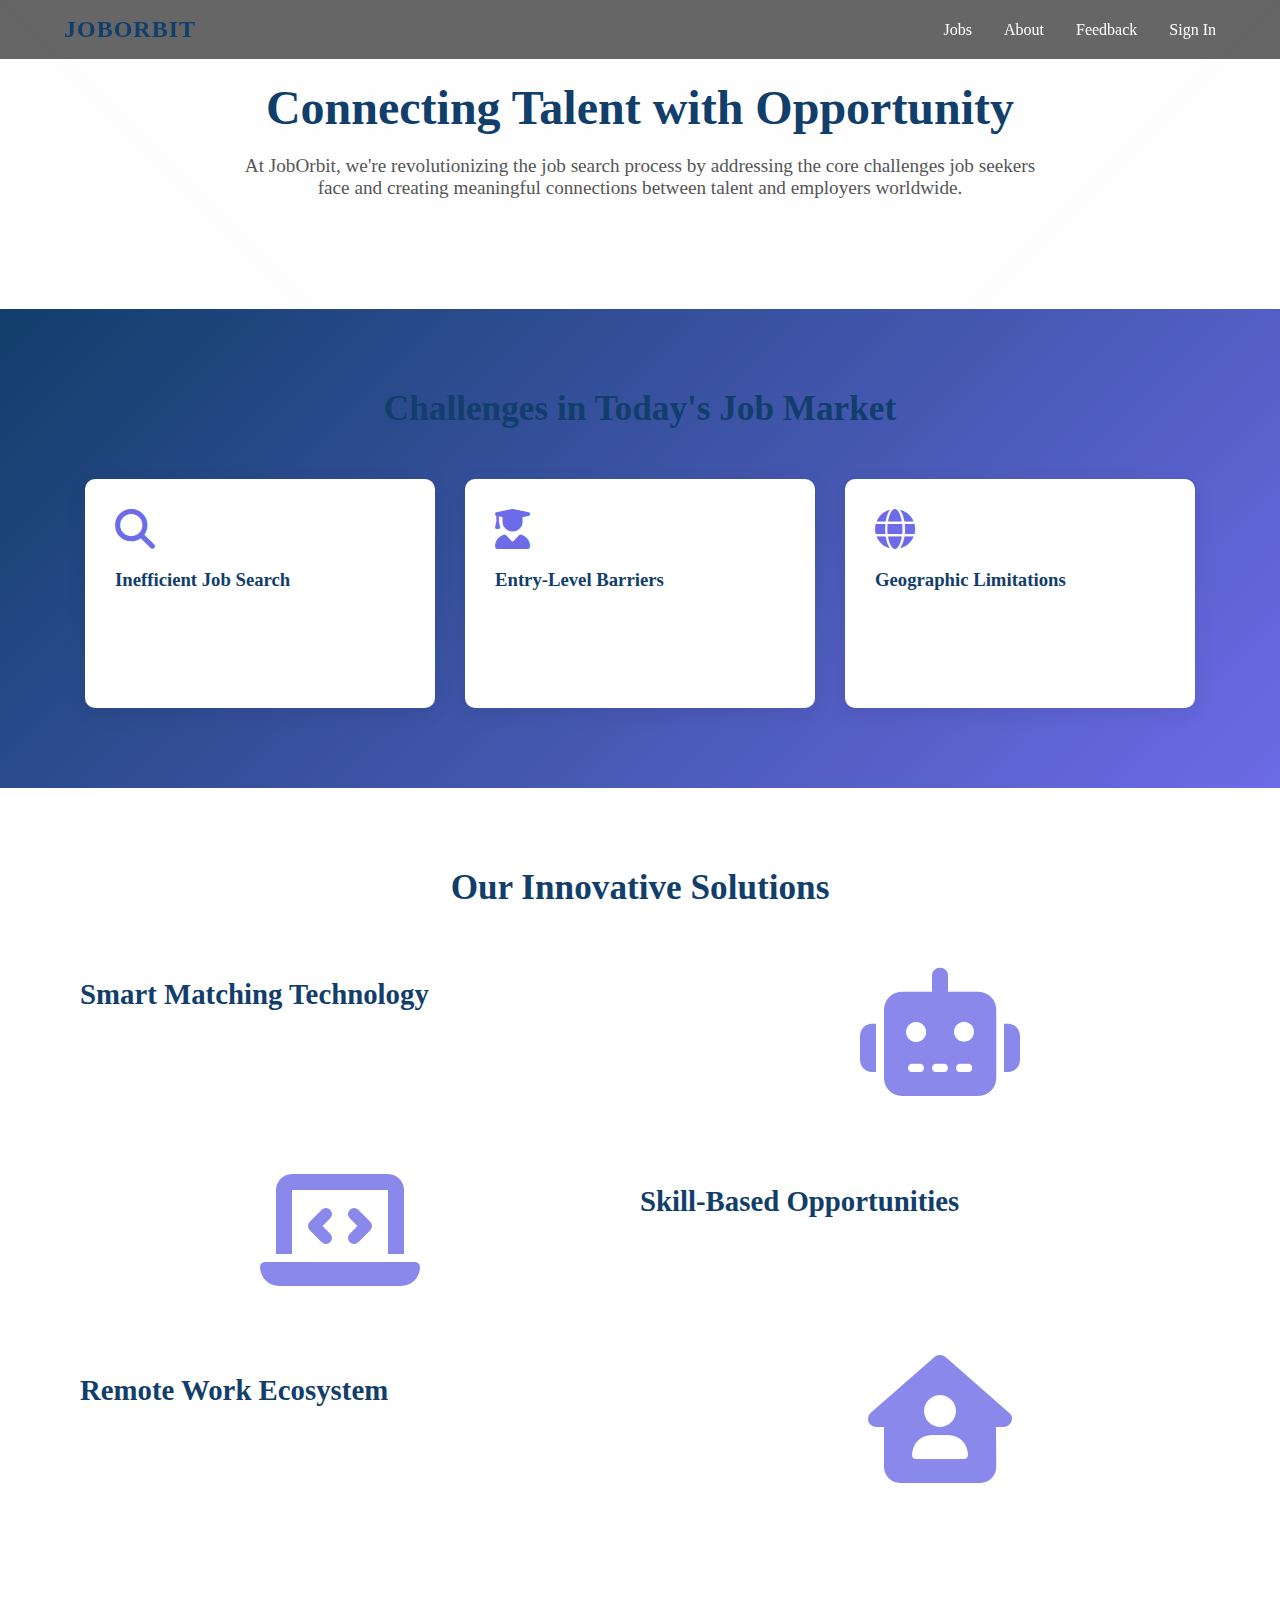
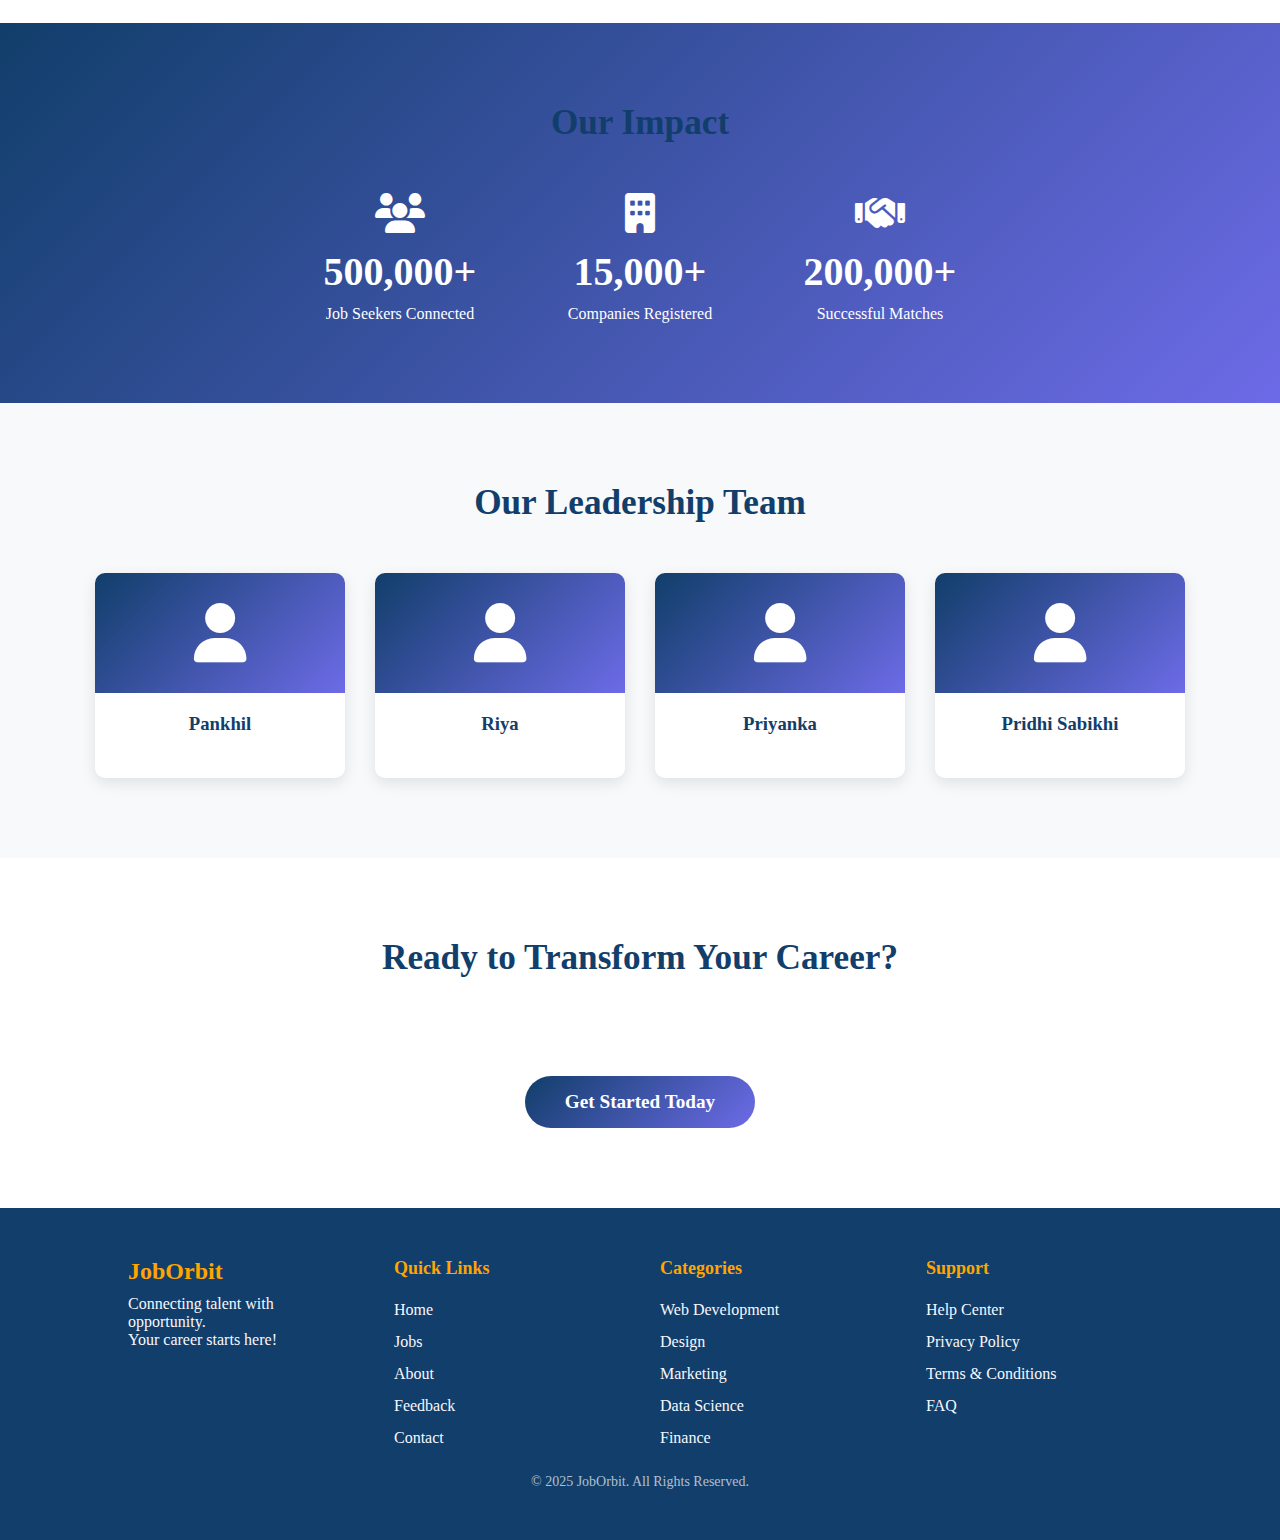
<file: about.html>
<!DOCTYPE html>
  <html lang="en">
  <head>
    <meta charset="UTF-8">
    <meta name="viewport" content="width=device-width, initial-scale=1.0">
    <title>JobOrbit</title>
    <link rel="stylesheet" href="about.css">
           <link rel="icon" href="./JOBORBITlogo.jpg.png" type="image/jpg">
    <link rel="stylesheet" href="https://cdnjs.cloudflare.com/ajax/libs/font-awesome/6.4.0/css/all.min.css">

  </head>
  <body>
  <!-- Navbar -->
    <nav>
      <div class="logo">JOBORBIT</div>
      <ul>
        <li><a href="./homepage.html">Jobs</a></li>
        <li><a href="./about.html">About</a></li>
        <li><a href="./feedback.html">Feedback</a></li>
        <li><a href="./signup.html">Sign In</a></li>
      </ul>
      <div class="hamburger" onclick="openMenu()">
        <span></span>
        <span></span>
        <span></span>
      </div>
    </nav>
  
    <!-- Overlay Menu -->
    <div class="overlay" id="overlayMenu">
      <span class="close-btn" onclick="closeMenu()">&times;</span>
      <a href="./index.html">Home</a>
      <a href="./homepage.html">Jobs</a>
      <a href="./about.html">About</a>
      <a href="./feedback.html">Feedback</a>
      <a href="./signup.html">Sign In</a>
    </div>

     <!-- Hero Section -->
    <section class="hero">
        <div class="container">
            <h1>Connecting Talent with Opportunity</h1>
            <p>At JobOrbit, we're revolutionizing the job search process by addressing the core challenges job seekers face and creating meaningful connections between talent and employers worldwide.</p>
        </div>
    </section>

    <!-- Problem Section -->
    <section class="problem-section">
        <div class="container">
            <h2 class="section-title">Challenges in Today's Job Market</h2>
            <div class="problem-cards">
                <div class="problem-card">
                    <i class="fas fa-search"></i>
                    <h3>Inefficient Job Search</h3>
                    <p>Job seekers often struggle to find relevant opportunities amidst countless listings, wasting time on applications that go unanswered.</p>
                </div>
                <div class="problem-card">
                    <i class="fas fa-user-graduate"></i>
                    <h3>Entry-Level Barriers</h3>
                    <p>Fresh graduates and career changers face the "experience required" paradox, making it difficult to start their professional journey.</p>
                </div>
                <div class="problem-card">
                    <i class="fas fa-globe"></i>
                    <h3>Geographic Limitations</h3>
                    <p>Talented individuals in remote areas often miss out on opportunities due to location constraints, limiting their career growth.</p>
                </div>
            </div>
        </div>
    </section>

    <!-- Solution Section -->
    <section class="solution-section">
        <div class="container">
            <h2 class="section-title">Our Innovative Solutions</h2>
            
            <div class="solution">
                <div class="solution-content">
                    <h3>Smart Matching Technology</h3>
                    <p>Our advanced AI algorithm matches candidates with opportunities that truly align with their skills, experience, and career aspirations. No more sifting through irrelevant listings.</p>
                </div>
                <div class="solution-image">
                    <i class="fas fa-robot"></i>
                </div>
            </div>
            
            <div class="solution">
                <div class="solution-image">
                    <i class="fas fa-laptop-code"></i>
                </div>
                <div class="solution-content">
                    <h3>Skill-Based Opportunities</h3>
                    <p>We've partnered with forward-thinking companies that value potential and skills over years of experience, creating more pathways for entry-level candidates.</p>
                </div>
            </div>
            
            <div class="solution">
                <div class="solution-content">
                    <h3>Remote Work Ecosystem</h3>
                    <p>Our platform specializes in connecting talent with remote opportunities, breaking down geographic barriers and creating a truly global job market.</p>
                </div>
                <div class="solution-image">
                    <i class="fas fa-house-user"></i>
                </div>
            </div>
        </div>
    </section>

    <!-- Stats Section -->
    <section class="stats-section">
        <div class="container">
            <h2 class="section-title">Our Impact</h2>
            <div class="stats-container">
                <div class="stat">
                    <i class="fas fa-users"></i>
                    <h3>500,000+</h3>
                    <p>Job Seekers Connected</p>
                </div>
                <div class="stat">
                    <i class="fas fa-building"></i>
                    <h3>15,000+</h3>
                    <p>Companies Registered</p>
                </div>
                <div class="stat">
                    <i class="fas fa-handshake"></i>
                    <h3>200,000+</h3>
                    <p>Successful Matches</p>
                </div>
                
            </div>
        </div>
    </section>

    <!-- Team Section -->
    <section class="team-section">
        <div class="container">
            <h2 class="section-title">Our Leadership Team</h2>
            <div class="team-members">
                <div class="team-member">
                    <div class="member-img">
                        <i class="fas fa-user"></i>
                    </div>
                    <div class="member-info">
                        <h3>Pankhil</h3>
                        <p>CEO & Founder</p>
                    </div>
                </div>
                <div class="team-member">
                    <div class="member-img">
                        <i class="fas fa-user"></i>
                    </div>
                    <div class="member-info">
                        <h3>Riya</h3>
                        <p>CTO</p>
                    </div>
                </div>
                <div class="team-member">
                    <div class="member-img">
                        <i class="fas fa-user"></i>
                    </div>
                    <div class="member-info">
                        <h3>Priyanka</h3>
                        <p>Head of Partnerships</p>
                    </div>
                    
                </div>

                 <div class="team-member">
                    <div class="member-img">
                        <i class="fas fa-user"></i>
                    </div>
                    <div class="member-info">
                        <h3>Pridhi Sabikhi</h3>
                        <p>Head of Partnerships</p>
                    </div>
                    
                </div>
                
            </div>
        </div>
    </section>

    <!-- CTA Section -->
    <section class="cta-section">
        <div class="container">
            <h2 class="section-title">Ready to Transform Your Career?</h2>
            <p>Join thousands of job seekers who have found their dream opportunities through CareerConnect</p>
            <a href="#" class="cta-button">Get Started Today</a>
        </div>
    </section>

<footer class="footer">
  <div class="footer-container">
    
    <!-- Logo & Tagline -->
    <div class="footer-section">
      <h2 class="footer-logo">JobOrbit</h2>
      <p>Connecting talent with opportunity. <br>Your career starts here!</p>
    </div>
    
    <!-- Quick Links -->
    <div class="footer-section">
      <h3>Quick Links</h3>
      <ul>
        <li><a href="#">Home</a></li>
        <li><a href="#">Jobs</a></li>
        <li><a href="./about.html">About</a></li>
        <li><a href="./feedback.html">Feedback</a></li>
        <li><a href="#">Contact</a></li>
      </ul>
    </div>
    
    <!-- Job Categories -->
    <div class="footer-section">
      <h3>Categories</h3>
      <ul>
        <li><a href="#">Web Development</a></li>
        <li><a href="#">Design</a></li>
        <li><a href="#">Marketing</a></li>
        <li><a href="#">Data Science</a></li>
        <li><a href="#">Finance</a></li>
      </ul>
    </div>
    
    <!-- Support -->
    <div class="footer-section">
      <h3>Support</h3>
      <ul>
        <li><a href="#">Help Center</a></li>
        <li><a href="#">Privacy Policy</a></li>
        <li><a href="#">Terms & Conditions</a></li>
        <li><a href="#">FAQ</a></li>
      </ul>
    </div>
  </div>

  
  <!-- Copyright -->
  <div class="footer-bottom">
    © 2025 JobOrbit. All Rights Reserved.
  </div>
</footer>

    
  <script src="./about.js">
      
  </script>
  </body>
  </html>
</file>
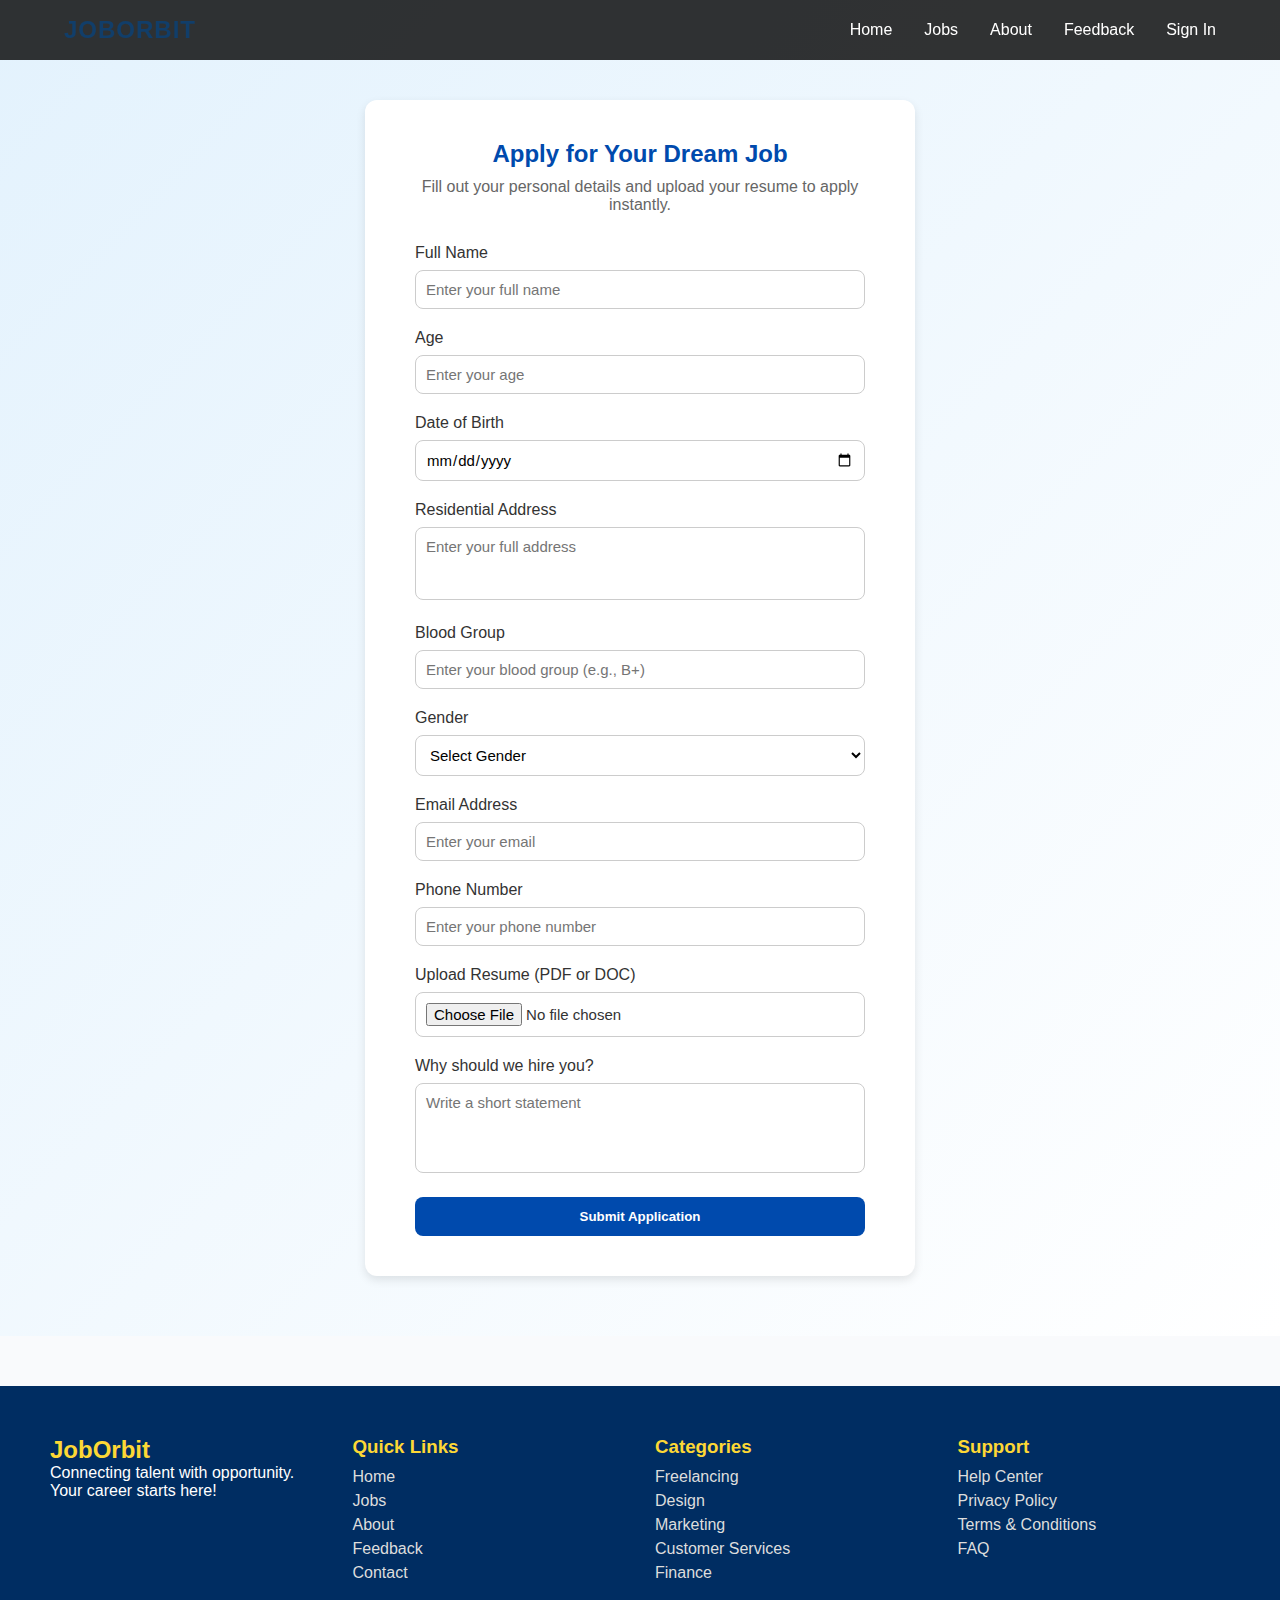
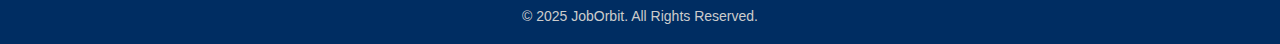
<file: applynow.html>
<!DOCTYPE html>
<html lang="en">
<head>
  <meta charset="UTF-8">
  <meta name="viewport" content="width=device-width, initial-scale=1.0">
  <title>Apply Now | JobOrbit</title>
  <link rel="stylesheet" href="applynow.css">
  <link rel="icon" href="./JOBORBITlogo.jpg.png" type="image/jpg">
</head>

<body>
  <!-- Navbar -->
  <nav>
    <div class="logo">JOBORBIT</div>
    <ul>
      <li><a href="./homepage.html">Home</a></li>
      <li><a href="./homepage.html#jobs">Jobs</a></li>
      <li><a href="./about.html">About</a></li>
      <li><a href="./feedback.html">Feedback</a></li>
      <li><a href="./signup.html">Sign In</a></li>
    </ul>
    <div class="hamburger" onclick="openMenu()">
      <span></span>
      <span></span>
      <span></span>
    </div>
  </nav>

  <!-- Apply Form Section -->
  <section class="apply-section">
    <div class="apply-container">
      <h2>Apply for Your Dream Job</h2>
      <p class="subtext">Fill out your personal details and upload your resume to apply instantly.</p>

      <form class="apply-form" id="applyForm">
    <label for="name">Full Name</label>
    <input type="text" id="name" placeholder="Enter your full name" required>

        <label for="age">Age</label>
        <input type="number" id="age" placeholder="Enter your age" required>

        <label for="dob">Date of Birth</label>
        <input type="date" id="dob" required>

        <label for="address">Residential Address</label>
        <textarea id="address" rows="3" placeholder="Enter your full address" required></textarea>

        <label for="bloodgroup">Blood Group</label>
        <input type="text" id="bloodgroup" placeholder="Enter your blood group (e.g., B+)" required>

        <label for="gender">Gender</label>
        <select id="gender" required>
          <option value="" disabled selected>Select Gender</option>
          <option value="Female">Female</option>
          <option value="Male">Male</option>
          <option value="Other">Other</option>
          <option value="Prefer not to say">Prefer not to say</option>
        </select>

        <label for="email">Email Address</label>
        <input type="email" id="email" placeholder="Enter your email" required>

        <label for="phone">Phone Number</label>
        <input type="tel" id="phone" placeholder="Enter your phone number" required>

        <label for="resume">Upload Resume (PDF or DOC)</label>
        <input type="file" id="resume" accept=".pdf, .doc, .docx" required>

        <label for="message">Why should we hire you?</label>
        <textarea id="message" rows="4" placeholder="Write a short statement"></textarea>

        <button type="submit" class="apply-btn">Submit Application</button>
      </form>
    </div>
  </section>

  <!-- Footer -->
  <footer class="footer">
    <div class="footer-container">
      <div class="footer-section">
        <h2 class="footer-logo">JobOrbit</h2>
        <p>Connecting talent with opportunity. <br>Your career starts here!</p>
      </div>

      <div class="footer-section">
        <h3>Quick Links</h3>
        <ul>
          <li><a href="homepage.html">Home</a></li>
          <li><a href="homepage.html#jobs">Jobs</a></li>
          <li><a href="about.html">About</a></li>
          <li><a href="feedback.html">Feedback</a></li>
          <li><a href="#">Contact</a></li>
        </ul>
      </div>

      <div class="footer-section">
        <h3>Categories</h3>
        <ul>
          <li><a href="category_base.html">Freelancing</a></li>
          <li><a href="category1.html">Design</a></li>
          <li><a href="category3.html">Marketing</a></li>
          <li><a href="service.html">Customer Services</a></li>
          <li><a href="category4.html">Finance</a></li>
        </ul>
      </div>

      <div class="footer-section">
        <h3>Support</h3>
        <ul>
          <li><a href="#">Help Center</a></li>
          <li><a href="#">Privacy Policy</a></li>
          <li><a href="#">Terms & Conditions</a></li>
          <li><a href="#">FAQ</a></li>
        </ul>
      </div>
    </div>

    <div class="footer-bottom">
      © 2025 JobOrbit. All Rights Reserved.
    </div>
  </footer>

  <script>
    document.getElementById("applyForm").addEventListener("submit", function(event) {
    event.preventDefault(); // Stop default submission

    const confirmSubmit = confirm("Are you sure you want to submit this application form?");
    if(confirmSubmit){
        // Second alert after user clicks OK
        alert("Congratulations! Your form has been submitted successfully!");
        this.submit(); // Now submit the form
    }
});
  </script>
</body>
</html>
</file>
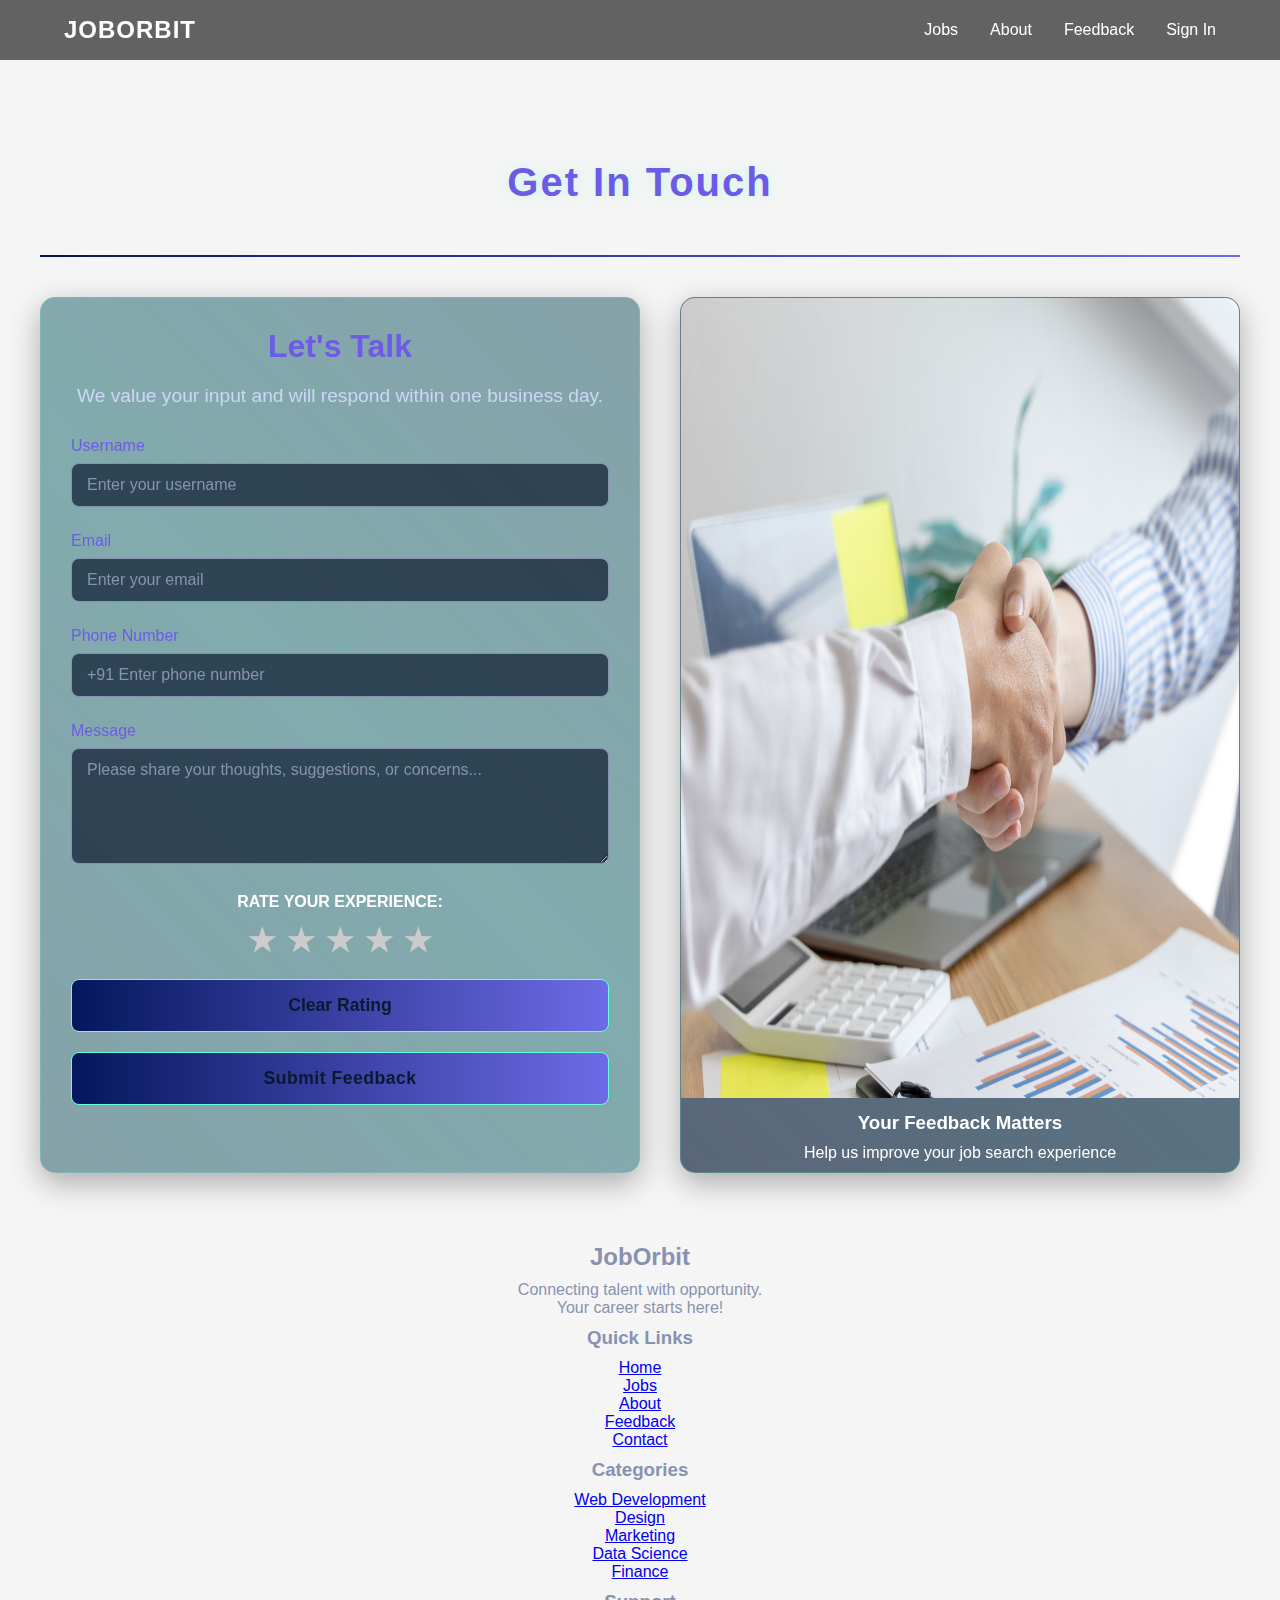
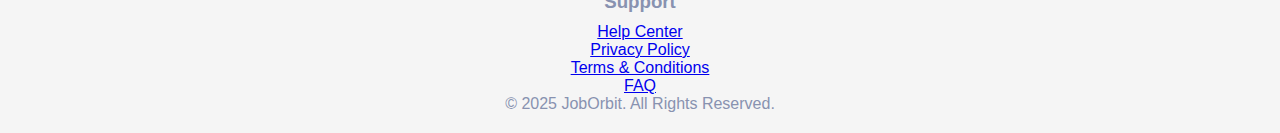
<file: feedback.html>
<!DOCTYPE html>
<html lang="en">
<head>
    <meta charset="UTF-8">
    <meta name="viewport" content="width=device-width, initial-scale=1.0">
    <title>Feedback</title>
    <link rel="stylesheet" href="https://cdnjs.cloudflare.com/ajax/libs/font-awesome/6.4.0/css/all.min.css">
    <link rel="stylesheet" href="feedback.css">
    <link rel="icon" href="./JOBORBITlogo.jpg.png" type="image/jpg">
    

</head>
<body>

    <!-- Navbar -->
    <nav>
      <div class="logo">JOBORBIT</div>
      <ul>
        <li><a href="./homepage.html">Jobs</a></li>
        <li><a href="./about.html">About</a></li>
        <li><a href="./feedback.html">Feedback</a></li>
        <li><a href="./signup.html">Sign In</a></li>
      </ul>
      <div class="hamburger" onclick="openMenu()">
        <span></span>
        <span></span>
        <span></span>
      </div>
    </nav>
  
    <!-- Overlay Menu -->
    <div class="overlay" id="overlayMenu">
      <span class="close-btn" onclick="closeMenu()">&times;</span>
       <a href="./index.html">Home</a>
      <a href="./homepage.html">Jobs</a>
      <a href="./about.html">About</a>
      <a href="./feedback.html">Feedback</a>
      <a href="./signup.html">Sign In</a>
    </div>
    <div class="container">
        <header>
            <div class="logo1">Get In Touch</div>
           
        </header>

        <div class="divider"></div>

        <div class="content">
            <div class="feedback-form-container">
                <h2 class="section-title">Let's Talk</h2>
                <p class="subtitle">We value your input and will respond within one business day.</p>

                <form id="feedbackForm">
                    <div class="form-group">
                        <label for="username">Username</label>
                        <input type="text" id="username" class="form-control" placeholder="Enter your username">
                    </div>

                    <div class="form-group">
                        <label for="email">Email</label>
                        <input type="email" id="email" class="form-control" placeholder="Enter your email">
                    </div>

                    <div class="form-group">
                        <label for="phone">Phone Number</label>
                        <input type="tel" id="phone" class="form-control" placeholder="+91 Enter phone number">
                    </div>

                    <div class="form-group">
                        <label for="message">Message</label>
                        <textarea id="message" class="form-control" rows="5" placeholder="Please share your thoughts, suggestions, or concerns..."></textarea>
                    </div>

                    <div id="rating">
                <label for="rate" id="rate"><b>RATE YOUR EXPERIENCE:</b></label>
                <div class="stars">
                     <input type="radio" id="star1" name="rating" value="1">
                    <label for="star1" title="1 star">★</label>

                    <input type="radio" id="star2" name="rating" value="2">
                    <label for="star2" title="2 stars">★</label>

                    <input type="radio" id="star3" name="rating" value="3">
                    <label for="star3" title="3 stars">★</label>

                    <input type="radio" id="star4" name="rating" value="4">
                    <label for="star4" title="4 stars">★</label>

                    <input type="radio" id="star5" name="rating" value="5">
                    <label for="star5" title="5 stars">★</label>
                </div>
                <button type="button" id="clear-rating">Clear Rating</button>
            </div>

                    <button type="submit" class="btn-submit">Submit Feedback</button>
                    <!-- <div class="success-message" id="successMessage">Thank you for your valuable feedback! We'll be in touch soon.</div> -->
                </form>
            </div>

            <div class="form-image">

                 <img src="./newUntitled design (1).png" alt="Career support team" height="800px" width="600px" />
    <div class="image-overlay">
        <h3 class="feedback-line">Your Feedback Matters</h3>
        <p class="feedback-line">Help us improve your job search experience</p>
    </div>
                    </div>
            </div>
        </div>
    </div>

   
<footer class="footer">
  <div class="footer-container">
    
    <!-- Logo & Tagline -->
    <div class="footer-section">
      <h2 class="footer-logo">JobOrbit</h2>
      <p>Connecting talent with opportunity. <br>Your career starts here!</p>
    </div>
    
    <!-- Quick Links -->
    <div class="footer-section">
      <h3>Quick Links</h3>
      <ul>
        <li><a href="#">Home</a></li>
        <li><a href="#">Jobs</a></li>
        <li><a href="#">About</a></li>
        <li><a href="#">Feedback</a></li>
        <li><a href="#">Contact</a></li>
      </ul>
    </div>
    
    <!-- Job Categories -->
    <div class="footer-section">
      <h3>Categories</h3>
      <ul>
        <li><a href="#">Web Development</a></li>
        <li><a href="#">Design</a></li>
        <li><a href="#">Marketing</a></li>
        <li><a href="#">Data Science</a></li>
        <li><a href="#">Finance</a></li>
      </ul>
    </div>
    
    <!-- Support -->
    <div class="footer-section">
      <h3>Support</h3>
      <ul>
        <li><a href="#">Help Center</a></li>
        <li><a href="#">Privacy Policy</a></li>
        <li><a href="#">Terms & Conditions</a></li>
        <li><a href="#">FAQ</a></li>
      </ul>
    </div>
  </div>

  
  <!-- Copyright -->
  <div class="footer-bottom">
    © 2025 JobOrbit. All Rights Reserved.
  </div>
</footer>

    <script src="./feedback.js">

    </script>
</body>
</html>
</file>
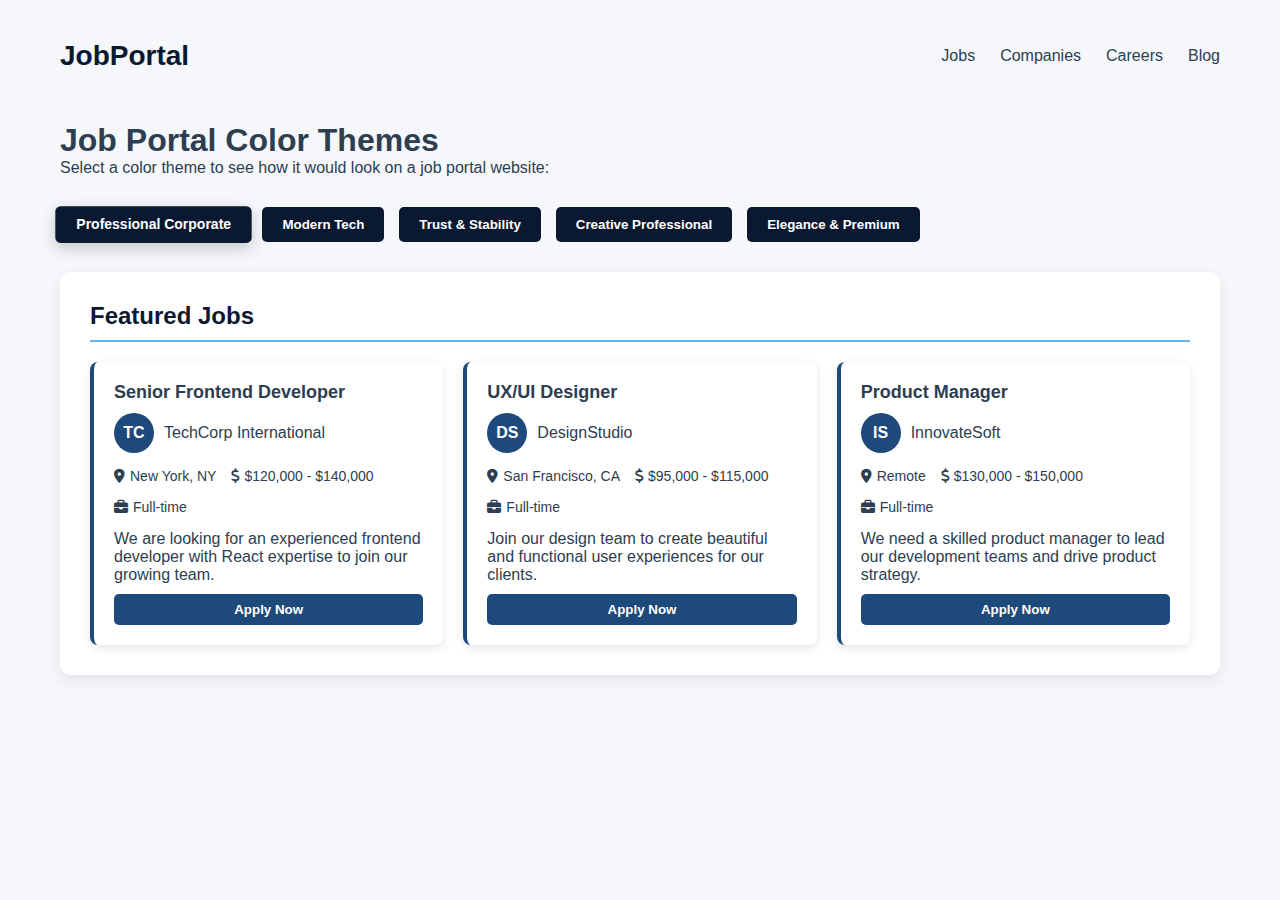
<file: tri.html>
<!DOCTYPE html>
<html lang="en">
<head>
    <meta charset="UTF-8">
    <meta name="viewport" content="width=device-width, initial-scale=1.0">
    <title>JobPortal - Color Themes</title>
    <link rel="stylesheet" href="https://cdnjs.cloudflare.com/ajax/libs/font-awesome/6.4.0/css/all.min.css">
    <style>
        * {
            margin: 0;
            padding: 0;
            box-sizing: border-box;
            font-family: 'Segoe UI', Tahoma, Geneva, Verdana, sans-serif;
        }
        
        body {
            background-color: #f5f7fa;
            color: #2c3e50;
            min-height: 100vh;
        }
        
        .container {
            max-width: 1200px;
            margin: 0 auto;
            padding: 20px;
        }
        
        header {
            display: flex;
            justify-content: space-between;
            align-items: center;
            padding: 20px 0;
            margin-bottom: 30px;
        }
        
        .logo {
            font-size: 28px;
            font-weight: 700;
        }
        
        nav ul {
            display: flex;
            list-style: none;
            gap: 25px;
        }
        
        nav a {
            text-decoration: none;
            color: inherit;
            font-weight: 500;
            transition: color 0.3s;
        }
        
        .theme-selector {
            display: flex;
            gap: 15px;
            margin: 30px 0;
            flex-wrap: wrap;
        }
        
        .theme-btn {
            padding: 10px 20px;
            border: none;
            border-radius: 5px;
            cursor: pointer;
            font-weight: 600;
            transition: all 0.3s;
        }
        
        .theme-btn:hover {
            transform: translateY(-2px);
            box-shadow: 0 4px 8px rgba(0,0,0,0.1);
        }
        
        .theme-content {
            background: white;
            border-radius: 10px;
            padding: 30px;
            box-shadow: 0 5px 15px rgba(0,0,0,0.08);
            margin-bottom: 40px;
        }
        
        .theme-title {
            font-size: 24px;
            margin-bottom: 20px;
            padding-bottom: 10px;
            border-bottom: 2px solid;
        }
        
        .job-listings {
            display: grid;
            grid-template-columns: repeat(auto-fill, minmax(300px, 1fr));
            gap: 20px;
            margin-top: 20px;
        }
        
        .job-card {
            border-radius: 8px;
            padding: 20px;
            box-shadow: 0 3px 10px rgba(0,0,0,0.1);
            transition: transform 0.3s;
        }
        
        .job-card:hover {
            transform: translateY(-5px);
        }
        
        .job-title {
            font-size: 18px;
            font-weight: 600;
            margin-bottom: 10px;
        }
        
        .company {
            display: flex;
            align-items: center;
            gap: 10px;
            margin-bottom: 15px;
        }
        
        .company-icon {
            width: 40px;
            height: 40px;
            border-radius: 50%;
            display: flex;
            align-items: center;
            justify-content: center;
            color: white;
            font-weight: bold;
        }
        
        .job-details {
            display: flex;
            gap: 15px;
            margin: 15px 0;
            flex-wrap: wrap;
        }
        
        .detail {
            display: flex;
            align-items: center;
            gap: 5px;
            font-size: 14px;
        }
        
        .apply-btn {
            padding: 8px 15px;
            border: none;
            border-radius: 5px;
            cursor: pointer;
            font-weight: 600;
            margin-top: 10px;
            width: 100%;
            transition: all 0.3s;
        }
        
        .apply-btn:hover {
            opacity: 0.9;
        }
        
        /* Theme 1: Professional Corporate */
        .theme-1 {
            --primary-navy: #0A192F;
            --accent-blue: #1E4A7B;
            --background: #F8F9FA;
            --text: #333333;
            --highlight: #64B5F6;
            --light-gray: #E9ECEF;
        }
        
        .theme-1 .logo {
            color: var(--primary-navy);
        }
        
        .theme-1 nav a:hover {
            color: var(--accent-blue);
        }
        
        .theme-1 .theme-btn {
            background: var(--primary-navy);
            color: white;
        }
        
        .theme-1 .theme-title {
            color: var(--primary-navy);
            border-color: var(--highlight);
        }
        
        .theme-1 .job-card {
            background: white;
            border-left: 4px solid var(--accent-blue);
        }
        
        .theme-1 .company-icon {
            background: var(--accent-blue);
        }
        
        .theme-1 .apply-btn {
            background: var(--accent-blue);
            color: white;
        }
        
        .theme-1 .apply-btn:hover {
            background: var(--primary-navy);
        }
        
        /* Theme 2: Modern Tech */
        .theme-2 {
            --primary-navy: #132F4C;
            --accent-blue: #1976D2;
            --background: #FFFFFF;
            --text: #212121;
            --highlight: #42A5F5;
            --light-gray: #F5F5F5;
        }
        
        .theme-2 body {
            background: var(--background);
        }
        
        .theme-2 .logo {
            color: var(--primary-navy);
        }
        
        .theme-2 nav a:hover {
            color: var(--accent-blue);
        }
        
        .theme-2 .theme-btn {
            background: var(--accent-blue);
            color: white;
        }
        
        .theme-2 .theme-title {
            color: var(--primary-navy);
            border-color: var(--accent-blue);
        }
        
        .theme-2 .job-card {
            background: var(--light-gray);
            border-top: 4px solid var(--highlight);
        }
        
        .theme-2 .company-icon {
            background: var(--primary-navy);
        }
        
        .theme-2 .apply-btn {
            background: var(--highlight);
            color: white;
        }
        
        /* Theme 3: Trust & Stability */
        .theme-3 {
            --primary-navy: #1A3E6A;
            --accent-blue: #1565C0;
            --background: #F5F7FA;
            --text: #2C3E50;
            --highlight: #2196F3;
            --light-gray: #E3E8F0;
        }
        
        .theme-3 body {
            background: var(--background);
        }
        
        .theme-3 .logo {
            color: var(--primary-navy);
        }
        
        .theme-3 nav a:hover {
            color: var(--accent-blue);
        }
        
        .theme-3 .theme-btn {
            background: var(--primary-navy);
            color: white;
        }
        
        .theme-3 .theme-title {
            color: var(--accent-blue);
            border-color: var(--primary-navy);
        }
        
        .theme-3 .job-card {
            background: white;
            border: 1px solid var(--light-gray);
            border-bottom: 4px solid var(--accent-blue);
        }
        
        .theme-3 .company-icon {
            background: linear-gradient(135deg, var(--primary-navy) 0%, var(--accent-blue) 100%);
        }
        
        .theme-3 .apply-btn {
            background: var(--accent-blue);
            color: white;
        }
        
        /* Theme 4: Creative Professional */
        .theme-4 {
            --primary-navy: #203A4C;
            --accent-blue: #0D47A1;
            --background: #FAFBFD;
            --text: #34495E;
            --highlight: #03A9F4;
            --light-gray: #EAEEF2;
        }
        
        .theme-4 body {
            background: var(--background);
        }
        
        .theme-4 .logo {
            color: var(--primary-navy);
        }
        
        .theme-4 nav a:hover {
            color: var(--accent-blue);
        }
        
        .theme-4 .theme-btn {
            background: var(--accent-blue);
            color: white;
        }
        
        .theme-4 .theme-title {
            color: var(--accent-blue);
            border-color: var(--highlight);
        }
        
        .theme-4 .job-card {
            background: white;
            border-radius: 12px;
            box-shadow: 0 4px 12px rgba(0,0,0,0.08);
        }
        
        .theme-4 .company-icon {
            background: var(--highlight);
        }
        
        .theme-4 .apply-btn {
            background: linear-gradient(135deg, var(--accent-blue) 0%, var(--highlight) 100%);
            color: white;
        }
        
        /* Theme 5: Elegance & Premium */
        .theme-5 {
            --primary-navy: #0F2B46;
            --accent-blue: #1A237E;
            --background: #FFFFFF;
            --text: #263238;
            --highlight: #2962FF;
            --light-gray: #F5F7F9;
        }
        
        .theme-5 body {
            background: var(--background);
        }
        
        .theme-5 .logo {
            color: var(--primary-navy);
        }
        
        .theme-5 nav a:hover {
            color: var(--accent-blue);
        }
        
        .theme-5 .theme-btn {
            background: var(--primary-navy);
            color: white;
        }
        
        .theme-5 .theme-title {
            color: var(--accent-blue);
            border-color: var(--primary-navy);
        }
        
        .theme-5 .job-card {
            background: var(--light-gray);
            border: 1px solid #e0e0e0;
            border-right: 4px solid var(--highlight);
        }
        
        .theme-5 .company-icon {
            background: var(--accent-blue);
        }
        
        .theme-5 .apply-btn {
            background: var(--highlight);
            color: white;
        }

        .active-theme {
            transform: scale(1.05);
            box-shadow: 0 5px 15px rgba(0,0,0,0.2) !important;
        }
    </style>
</head>
<body class="theme-1">
    <div class="container">
        <header>
            <div class="logo">JobPortal</div>
            <nav>
                <ul>
                    <li><a href="#">Jobs</a></li>
                    <li><a href="#">Companies</a></li>
                    <li><a href="#">Careers</a></li>
                    <li><a href="#">Blog</a></li>
                </ul>
            </nav>
        </header>
        
        <h1>Job Portal Color Themes</h1>
        <p>Select a color theme to see how it would look on a job portal website:</p>
        
        <div class="theme-selector">
            <button class="theme-btn active-theme" onclick="changeTheme('theme-1')">Professional Corporate</button>
            <button class="theme-btn" onclick="changeTheme('theme-2')">Modern Tech</button>
            <button class="theme-btn" onclick="changeTheme('theme-3')">Trust & Stability</button>
            <button class="theme-btn" onclick="changeTheme('theme-4')">Creative Professional</button>
            <button class="theme-btn" onclick="changeTheme('theme-5')">Elegance & Premium</button>
        </div>
        
        <div class="theme-content">
            <h2 class="theme-title">Featured Jobs</h2>
            
            <div class="job-listings">
                <div class="job-card">
                    <h3 class="job-title">Senior Frontend Developer</h3>
                    <div class="company">
                        <div class="company-icon">TC</div>
                        <div>TechCorp International</div>
                    </div>
                    <div class="job-details">
                        <div class="detail">
                            <i class="fas fa-map-marker-alt"></i> New York, NY
                        </div>
                        <div class="detail">
                            <i class="fas fa-dollar-sign"></i> $120,000 - $140,000
                        </div>
                        <div class="detail">
                            <i class="fas fa-briefcase"></i> Full-time
                        </div>
                    </div>
                    <p>We are looking for an experienced frontend developer with React expertise to join our growing team.</p>
                    <button class="apply-btn">Apply Now</button>
                </div>
                
                <div class="job-card">
                    <h3 class="job-title">UX/UI Designer</h3>
                    <div class="company">
                        <div class="company-icon">DS</div>
                        <div>DesignStudio</div>
                    </div>
                    <div class="job-details">
                        <div class="detail">
                            <i class="fas fa-map-marker-alt"></i> San Francisco, CA
                        </div>
                        <div class="detail">
                            <i class="fas fa-dollar-sign"></i> $95,000 - $115,000
                        </div>
                        <div class="detail">
                            <i class="fas fa-briefcase"></i> Full-time
                        </div>
                    </div>
                    <p>Join our design team to create beautiful and functional user experiences for our clients.</p>
                    <button class="apply-btn">Apply Now</button>
                </div>
                
                <div class="job-card">
                    <h3 class="job-title">Product Manager</h3>
                    <div class="company">
                        <div class="company-icon">IS</div>
                        <div>InnovateSoft</div>
                    </div>
                    <div class="job-details">
                        <div class="detail">
                            <i class="fas fa-map-marker-alt"></i> Remote
                        </div>
                        <div class="detail">
                            <i class="fas fa-dollar-sign"></i> $130,000 - $150,000
                        </div>
                        <div class="detail">
                            <i class="fas fa-briefcase"></i> Full-time
                        </div>
                    </div>
                    <p>We need a skilled product manager to lead our development teams and drive product strategy.</p>
                    <button class="apply-btn">Apply Now</button>
                </div>
            </div>
        </div>
    </div>

    <script>
        function changeTheme(themeName) {
            document.body.className = themeName;
            
            // Update active button
            const buttons = document.querySelectorAll('.theme-btn');
            buttons.forEach(btn => {
                if (btn.textContent === themeName.replace('theme-', '').replace(/-/g, ' ')) {
                    btn.classList.add('active-theme');
                } else {
                    btn.classList.remove('active-theme');
                }
            });
        }
    </script>
</body>
</html>
</file>
<file: about.css>
:root {
  --primary: #113e6a;
  --primary-light: #1c5ea3;
  --secondary: #ff6b3c;
  --background: ghostwhite;
  --text: #2c3e50;
  --light-text: #7f8c8d;
  --card-bg: white;
  --shadow: 0 8px 20px rgba(0, 0, 0, 0.08);
  --primary-dark: #0a2441;
  --accent: #4db5ff;
  --accent-alt: #ff6b6b;
  --light: ghostwhite;
  --dark: #1e1e2c;
  --transition: all 0.4s cubic-bezier(0.175, 0.885, 0.32, 1.275);
}
  
  * {
    margin: 0;
    padding: 0;
    box-sizing: border-box;
    font-family: Cambria, Cochin, Georgia, Times, 'Times New Roman', serif;
  }

  body {
    color: white;
    background-color: #f5f5f5;
  }
  /* Navbar */
    nav {
      display: flex;
      justify-content: space-between;
      align-items: center;
      padding: 1rem 5%;
      background: rgba(0,0,0,0.6);
      position: fixed;
      width: 100%;
      top: 0;
      left: 0;
      z-index: 100;
    }
  
    nav .logo {
      font-size: 1.5rem;
      font-weight: bold;
      letter-spacing: 1px;
      color: #113e6a;
    }
  
    nav ul {
      display: flex;
      list-style: none;
      gap: 2rem;
    }
  
    nav ul li a {
      text-decoration: none;
      color: white;
      transition: 0.3s;
    }
  
    nav ul li a:hover {
      color: #7ab7f5;
    }
  
    /* Hamburger */
    .hamburger {
      display: none;
      flex-direction: column;
      gap: 5px;
      cursor: pointer;
    }
  
    .hamburger span {
      width: 25px;
      height: 3px;
      background: white;
      border-radius: 5px;
    }
  
    /* Overlay Menu */
    .overlay {
      position: fixed;
      top: 0;
      left: 0;
      width: 100%;
      height: 100%;
      background: white;
      display: none;
      flex-direction: column;
      justify-content: center;
      align-items: center;
      z-index: 999;
      opacity: 0.8;
    }
  
    .overlay a {
      font-size: 24px;
      margin: 15px 0;
      color: black;
      text-decoration: none;
      font-weight: bold;
    }
  
    .overlay .close-btn {
      position: absolute;
      top: 20px;
      right: 30px;
      font-size: 30px;
      cursor: pointer;
    }
    /* Responsive */
  @media (max-width: 768px) {
    nav ul {
      display: none;
    }
    .hamburger {
      display: flex;
    }
  }

          .container {
            width: 100%;
            max-width: 1200px;
            margin: 0 auto;
            padding: 0 20px;
            
        }

 

        /* Hero Section */
        .hero {
            padding: 80px 0;
            background: linear-gradient(rgba(255, 255, 255, 0.9), rgba(255, 255, 255, 0.9)), url('data:image/svg+xml;utf8,<svg xmlns="http://www.w3.org/2000/svg" width="100" height="100" viewBox="0 0 100 100"><rect width="100" height="100" fill="%23f8f9fa"/><path d="M0 0L100 100" stroke="%23e9ecef" stroke-width="1"/><path d="M100 0L0 100" stroke="%23e9ecef" stroke-width="1"/></svg>');
            background-size: cover;
            text-align: center;
        }

        .hero h1 {
            font-size: 3rem;
            margin-bottom: 20px;
            color: #113e6a;
        }

        .hero p {
            font-size: 1.2rem;
            max-width: 800px;
            margin: 0 auto 30px;
            color: #555;
        }

        /* Problem Section */
        .problem-section {
             background: linear-gradient(135deg, #113e6a 0%, #6d6be7 100%);
            /* background-color: #f8f9fa; */
            padding: 80px 0;
        }

        .section-title {
            text-align: center;
            margin-bottom: 50px;
            color: #113e6a;
            font-size: 2.2rem;
        }

        .problem-cards {
            display: flex;
            flex-wrap: wrap;
            justify-content: center;
            gap: 30px;
        }

        .problem-card {
            background: white;
            border-radius: 10px;
            padding: 30px;
            width: 100%;
            max-width: 350px;
            box-shadow: 0 5px 20px rgba(0, 0, 0, 0.08);
            transition: transform 0.3s ease;
        }

        .problem-card:hover {
            transform: translateY(-5px);
        }

        .problem-card i {
            font-size: 2.5rem;
            color: #6d6be7;
            margin-bottom: 20px;
        }

        .problem-card h3 {
            color: #113e6a;
            margin-bottom: 15px;
        }

        /* Solution Section */
        .solution-section {
            padding: 80px 0;
            background: white;
        }

        .solution {
            display: flex;
            flex-wrap: wrap;
            align-items: center;
            margin-bottom: 60px;
        }

        .solution-content {
            flex: 1;
            min-width: 300px;
            padding: 20px;
        }

        .solution-image {
            flex: 1;
            min-width: 300px;
            text-align: center;
        }

        .solution-image i {
            font-size: 8rem;
            color: #6d6be7;
            opacity: 0.8;
        }

        .solution h3 {
            color: #113e6a;
            font-size: 1.8rem;
            margin-bottom: 20px;
        }

        /* Stats Section */
        .stats-section {
            background: linear-gradient(135deg, #113e6a 0%, #6d6be7 100%);
            color: white;
            padding: 80px 0;
            text-align: center;
        }

        .stats-container {
            display: flex;
            flex-wrap: wrap;
            justify-content: center;
            gap: 40px;
        }

        .stat {
            width: 200px;
        }

        .stat i {
            font-size: 2.5rem;
            margin-bottom: 15px;
            color: white;
        }

        .stat h3 {
            font-size: 2.5rem;
            margin-bottom: 10px;
        }

        /* Team Section */
        .team-section {
            padding: 80px 0;
            background: #f8f9fa;
        }

        .team-members {
            display: flex;
            flex-wrap: wrap;
            justify-content: center;
            gap: 30px;
        }

        .team-member {
            background: white;
            border-radius: 10px;
            overflow: hidden;
            width: 250px;
            box-shadow: 0 5px 15px rgba(0, 0, 0, 0.1);
            text-align: center;
        }

        .member-img {
            height: 120px;
            background: linear-gradient(135deg, #113e6a 0%, #6d6be7 100%);
            display: flex;
            align-items: center;
            justify-content: center;
        }

        .member-img i {
            font-size: 60px;
            color: white;
        }

        .member-info {
            padding: 20px;
        }

        .member-info h3 {
            color: #113e6a;
            margin-bottom: 5px;
        }

        /* CTA Section */
        .cta-section {
            padding: 80px 0;
            text-align: center;
            background: white;
        }

        .cta-button {
            display: inline-block;
            background: linear-gradient(135deg, #113e6a 0%, #6d6be7 100%);
            color: white;
            padding: 15px 40px;
            border-radius: 30px;
            font-size: 1.2rem;
            font-weight: 600;
            text-decoration: none;
            margin-top: 30px;
            transition: all 0.3s ease;
        }

        .cta-button:hover {
            transform: translateY(-3px);
            box-shadow: 0 10px 20px rgba(0, 0, 0, 0.15);
        }

        /* Footer */
.footer {
  background: #113e6a;
  color: ghostwhite;
  padding: 50px 10%;
  font-family: Arial, sans-serif;
}

.footer-container {
  display: flex;
  flex-wrap: wrap;
  justify-content: space-between;
  gap: 40px;
}

.footer-section {
  flex: 1;
  min-width: 180px;
}

.footer-logo {
  color: orange;
  font-size: 24px;
  margin-bottom: 10px;
}

.footer-section h3 {
  margin-bottom: 15px;
  font-size: 18px;
  color: orange;
}

.footer-section ul {
  list-style: none;
  padding: 0;
  line-height: 2;
}

.footer-section ul li a {
  color: ghostwhite;
  text-decoration: none;
  transition: color 0.3s;
}

.footer-section ul li a:hover {
  color: cyan;
}

.footer-social {
  margin-top: 30px;
  text-align: center;
}

.footer-social a {
  margin: 0 10px;
  color: ghostwhite;
  font-size: 20px;
  text-decoration: none;
  transition: color 0.3s;
}

.footer-social a:hover {
  color: cyan;
}

.footer-bottom {
  margin-top: 20px;
  text-align: center;
  color: rgba(248, 248, 255, 0.7);
  font-size: 14px;
}

        /* Responsive Design */
        @media (max-width: 768px) {
            .nav-links {
                display: none;
            }

            .hero h1 {
                font-size: 2.2rem;
            }

            .hero p {
                font-size: 1rem;
            }

            .solution {
                flex-direction: column;
            }

            .solution:nth-child(even) {
                flex-direction: column-reverse;
            }
        }
</file>
<file: feedback.css>
* {
    margin: 0;
    padding: 0;
    box-sizing: border-box;
    font-family: Arial, sans-serif;
  }

  body {
    color: white;
    background-color: #f5f5f5;
  }
  /* Navbar */
    nav {
      display: flex;
      justify-content: space-between;
      align-items: center;
      padding: 1rem 5%;
      background: rgba(0,0,0,0.6);
      position: fixed;
      width: 100%;
      top: 0;
      left: 0;
      z-index: 100;
    }
  
    nav .logo {
      font-size: 1.5rem;
      font-weight: bold;
      letter-spacing: 1px;
    }
  
    nav ul {
      display: flex;
      list-style: none;
      gap: 2rem;
    }
  
    nav ul li a {
      text-decoration: none;
      color: white;
      transition: 0.3s;
    }
  
    nav ul li a:hover {
      color: #7ab7f5;
    }
  
    /* Hamburger */
    .hamburger {
      display: none;
      flex-direction: column;
      gap: 5px;
      cursor: pointer;
    }
  
    .hamburger span {
      width: 25px;
      height: 3px;
      background: white;
      border-radius: 5px;
    }
  
    /* Overlay Menu */
    .overlay {
      position: fixed;
      top: 0;
      left: 0;
      width: 100%;
      height: 100%;
      background: white;
      display: none;
      flex-direction: column;
      justify-content: center;
      align-items: center;
      z-index: 999;
      opacity: 0.8;
    }
  
    .overlay a {
      font-size: 24px;
      margin: 15px 0;
      color: black;
      text-decoration: none;
      font-weight: bold;
    }
  
    .overlay .close-btn {
      position: absolute;
      top: 20px;
      right: 30px;
      font-size: 30px;
      cursor: pointer;
    }
        .container {
            width: 100%;
            max-width: 1200px;
            margin: 80px auto 40px;
        }

        header {
            text-align: center;
            padding: 30px 0;
        }

        .logo1 {
              text-shadow: 0 0 15px rgba(100, 255, 218, 0.3);
            font-size: 2.5rem;
            font-weight: 700;
            color: #6d5be7;
            /* margin-bottom: 10px; */
            margin-top: 50px;
            letter-spacing: 2px;
        }

        .search-container {
            margin: 20px 0 40px;
            position: relative;
            width: 100%;
            max-width: 600px;
            margin-left: auto;
            margin-right: auto;
        }

        .search-container input {
            width: 100%;
            padding: 15px 20px;
            
            border: 2px solid #6d5be7;
            border-radius: 30px;
            background: rgba(10, 25, 47, 0.7);
            color: #ccd6f6;
            font-size: 1rem;
            outline: none;
        }

        .search-container input::placeholder {
            color: #8892b0;
        }

        .search-container i {
            position: absolute;
            right: 20px;
            top: 50%;
            transform: translateY(-50%);
            color: #6d5be7;
            font-size: 1.2rem;
        }

        .divider {
            height: 2px;
              background: linear-gradient(90deg, #04175d, #6d6be7);
            /* background: linear-gradient(90deg, transparent, #64ffda, transparent); */
            margin: 20px 0 40px;
            width: 100%;
        }

        .content {
            display: flex;
            flex-wrap: wrap;
            gap: 40px;
            justify-content: center;
        }

        .feedback-form-container {
            flex: 1;
            min-width: 300px;
            max-width: 600px;
            background: rgba(52, 101, 114, 0.582);
            border: 1px solid rgba(100, 255, 218, 0.2);
    backdrop-filter: blur(10px);

            border-radius: 15px;
            padding: 30px;
            box-shadow: 0 10px 30px rgba(0, 0, 0, 0.3);
            position: relative;
            overflow: hidden;
        }

        .feedback-form-container::before {
            content: '';
            position: absolute;
            top: -2px;
            left: -2px;
            right: -2px;
            bottom: -2px;
            border: 2px solid transparent;
            background: linear-gradient(45deg, transparent, rgba(100, 255, 218, 0.1), transparent);
    animation: borderGlow 3s linear infinite;

            border-image: linear-gradient(45deg, #64ffda, #0a192f, #64ffda);
            border-image-slice: 1;
            border-radius: 15px;
            z-index: -1;
        }
        @keyframes borderGlow {
    0% { opacity: 0.3; }
    50% { opacity: 0.7; }
    100% { opacity: 0.3; }
}

        .section-title {
            font-size: 2rem;
            color: #6d5be7;
            margin-bottom: 20px;
            text-align: center;
        }

        .subtitle {
            font-size: 1.2rem;
            color: #ccd6f6;
            margin-bottom: 30px;
            text-align: center;
        }

        .form-group {
            margin-bottom: 25px;
        }

        .form-group label {
            display: block;
            margin-bottom: 8px;
            color: #6d5be7;
            font-weight: 500;
        }

        .form-control {
            width: 100%;
            padding: 12px 15px;
            background: rgba(10, 25, 47, 0.7);
            border: 1px solid #8892b0;
            border-radius: 8px;
            color: #ccd6f6;
            font-size: 1rem;
            outline: none;
            transition: all 0.3s ease;
        }

        .form-control:focus {
            border-color: #6d5be7;
            box-shadow: 0 0 0 2px rgba(100, 255, 218, 0.2);
        }

        .form-control::placeholder {
            color: #8892b0;
        }

        .btn-submit {
            width: 100%;
            padding: 15px;
             background: linear-gradient(90deg, #04175d, #6d6be7);
    letter-spacing: 0.5px;
            border: none;
            border-radius: 8px;
            color: #0a192f;
            font-size: 1.1rem;
            font-weight: 600;
            cursor: pointer;
            transition: all 0.3s ease;
            border: 1px solid #64ffda;
        }

        .btn-submit:hover {
             background: linear-gradient(90deg, #1fa4e6, #0a192f);
    color: #64ffda;
  transform: translateY(-2px);
  box-shadow: 0 5px 15px rgba(100, 255, 218, 0.3);
    

        }

        .form-image {
            flex: 1;
            min-width: 500px;
            max-width: 800px;
            background: rgba(23, 42, 69, 0.7);
            border: 1px solid rgba(100, 255, 218, 0.2);
    backdrop-filter: blur(10px);
            border-radius: 15px;
            /* padding: 30px; */
            box-shadow: 0 10px 30px rgba(0, 0, 0, 0.3);
            position: relative;
            overflow: hidden;
        }

        .form-image::before {
            content: '';
            position: absolute;
            top: -2px;
            left: -2px;
            right: -2px;
            bottom: -2px;
            border: 2px solid transparent;
            border-image: linear-gradient(45deg, #64ffda, #0a192f, #64ffda);
             background: linear-gradient(45deg, transparent, rgba(100, 255, 218, 0.1), transparent);
    animation: borderGlow 3s linear infinite;
            border-image-slice: 1;
            border-radius: 15px;
            z-index: -1;
            /* width: 100%;
  height: 100%;
  object-fit: cover;
  display: block; */
        }

p,h3{
     display: flex;
    justify-content: center;
    margin: 10px 0;
}
        #rate{
            display: flex;
    justify-content: center;
    margin: 10px 0;
        }

        #rating {
       
    margin: 20px 0;
    text-align: center;
}

#rating label {
    font-weight: bold;
    display: block;
    margin-bottom: 10px;
}

.stars {
    display: flex;
    justify-content: center;
    margin: 10px 0;
     flex-direction: row-reverse; 
}

.stars input {
    display: none;
}

.stars label {
    padding: 0 5px;
    transition: all 0.2s ease;
    font-size: 2rem;
    color: #ccc;
    cursor: pointer;
}

.stars label:hover,
.stars label:hover ~ label,
.stars input:checked ~ label {
    text-shadow: 0 0 10px rgba(255, 215, 0, 0.5);
    color: gold;
}
.stars input:checked + label {
    color: gold;
}
#clear-rating {
    width: 100%;
    padding: 15px;
      background: linear-gradient(90deg, #04175d, #6d6be7);
    border: none;
    border-radius: 8px;
    color: #0a192f;
    font-size: 1.1rem;
    font-weight: 600;
    cursor: pointer;
    transition: all 0.3s ease;
    border: 1px solid #64ffda;
}

#clear-rating:hover {
    background: linear-gradient(90deg, #1fa4e6, #0a192f);
    color: #64ffda;
}

@keyframes fadeIn {
    from { opacity: 0; transform: translateY(-10px); }
    to { opacity: 1; transform: translateY(0); }
}
.form-control:focus {
    box-shadow: 0 0 0 2px rgba(100, 255, 218, 0.2);
}
        footer {
            margin-top: 50px;
            text-align: center;
            color: #8892b0;
            padding: 20px 0;
            width: 100%;
        }

        @media (max-width: 768px) {
            .content {
                flex-direction: column;
                align-items: center;
            }
            
            .feedback-form-container,
            .contact-info {
                width: 100%;
            }
            
    .stars label {
        font-size: 1.5rem;
    }
    nav ul {
      display: none;
    }
    .hamburger {
      display: flex;
    }
        }
</file>
<file: applynow.css>
/* Reset & Global */
* {
    margin: 0;
    padding: 0;
    box-sizing: border-box;
    font-family: "Poppins", sans-serif;
}

body {
    background-color: #f9fafc;
    color: #333;
}

/* Navbar */
nav {
    display: flex;
    justify-content: space-between;
    align-items: center;
    padding: 1rem 5%;
    background: rgba(0, 0, 0, 0.8);
    position: fixed;
    width: 100%;
    top: 0;
    left: 0;
    z-index: 100;
}

nav .logo {
    color: #113e6a;
    font-size: 1.5rem;
    font-weight: bold;
    letter-spacing: 1px;
}

nav ul {
    display: flex;
    list-style: none;
    gap: 2rem;
}

nav ul li a {
    text-decoration: none;
    color: white;
    font-weight: 500;
    transition: all 0.3s ease;
}

nav ul li a:hover {
    color: #7ab7f5;
}

.hamburger {
    display: none;
    flex-direction: column;
    gap: 5px;
    cursor: pointer;
}

.hamburger span {
    width: 25px;
    height: 3px;
    background: white;
    border-radius: 5px;
    transition: all 0.3s ease;
}

/* Overlay Menu */
.overlay {
    position: fixed;
    top: 0;
    left: -100%;
    height: 100%;
    width: 100%;
    background: rgba(0,0,0,0.9);
    display: flex;
    flex-direction: column;
    align-items: center;
    justify-content: center;
    gap: 25px;
    transition: left 0.3s;
}

.overlay.active {
    left: 0;
}

.overlay a {
    color: white;
    font-size: 20px;
    text-decoration: none;
}

/* Apply Form Section */
.apply-section {
    display: flex;
    justify-content: center;
    align-items: center;
    padding: 100px 20px 60px; /* adjusted top padding for navbar */
    background: linear-gradient(to bottom right, #e3f2fd, #fff);
}

.apply-container {
    background: #fff;
    padding: 40px 50px;
    border-radius: 12px;
    box-shadow: 0px 4px 10px rgba(0,0,0,0.1);
    max-width: 550px;
    width: 100%;
}

.apply-container h2 {
    text-align: center;
    color: #004aad;
    margin-bottom: 10px;
}

.apply-container .subtext {
    text-align: center;
    color: #666;
    margin-bottom: 30px;
}

.apply-form label {
    font-weight: 500;
    display: block;
    margin-bottom: 8px;
}

.apply-form input,
.apply-form textarea,
.apply-form select {
    width: 100%;
    padding: 10px;
    border-radius: 8px;
    border: 1px solid #ccc;
    margin-bottom: 20px;
    font-size: 15px;
    transition: 0.3s;
    background-color: white;
}

.apply-form input:focus,
.apply-form textarea:focus,
.apply-form select:focus {
    outline: none;
    border-color: #004aad;
    box-shadow: 0 0 5px rgba(0, 74, 173, 0.3);
}

.apply-form textarea {
    resize: none;
}

/* Submit Button */
.apply-btn {
    width: 100%;
    padding: 12px;
    background: #004aad;
    color: white;
    font-weight: bold;
    border: none;
    border-radius: 8px;
    cursor: pointer;
    transition: 0.3s;
}

.apply-btn:hover {
    background: #00337a;
}

/* Footer */
.footer {
    background: #002d62;
    color: white;
    padding: 50px 0 20px;
    margin-top: 50px;
}

.footer-container {
    display: grid;
    grid-template-columns: repeat(auto-fit, minmax(200px, 1fr));
    gap: 30px;
    padding: 0 50px;
}

.footer-logo {
    font-size: 24px;
    color: #fdd835;
}

.footer-section h3 {
    color: #fdd835;
    margin-bottom: 10px;
}

.footer-section ul {
    list-style: none;
    padding: 0;
}

.footer-section ul li {
    margin: 6px 0;
}

.footer-section ul li a {
    color: #ddd;
    text-decoration: none;
    transition: 0.3s;
}

.footer-section ul li a:hover {
    color: white;
}

.footer-bottom {
    text-align: center;
    margin-top: 20px;
    font-size: 14px;
    color: #ccc;
}

/* Responsive */
@media (max-width: 768px) {
    nav ul {
        display: none;
    }
    .hamburger {
        display: flex;
    }
}
</file>
